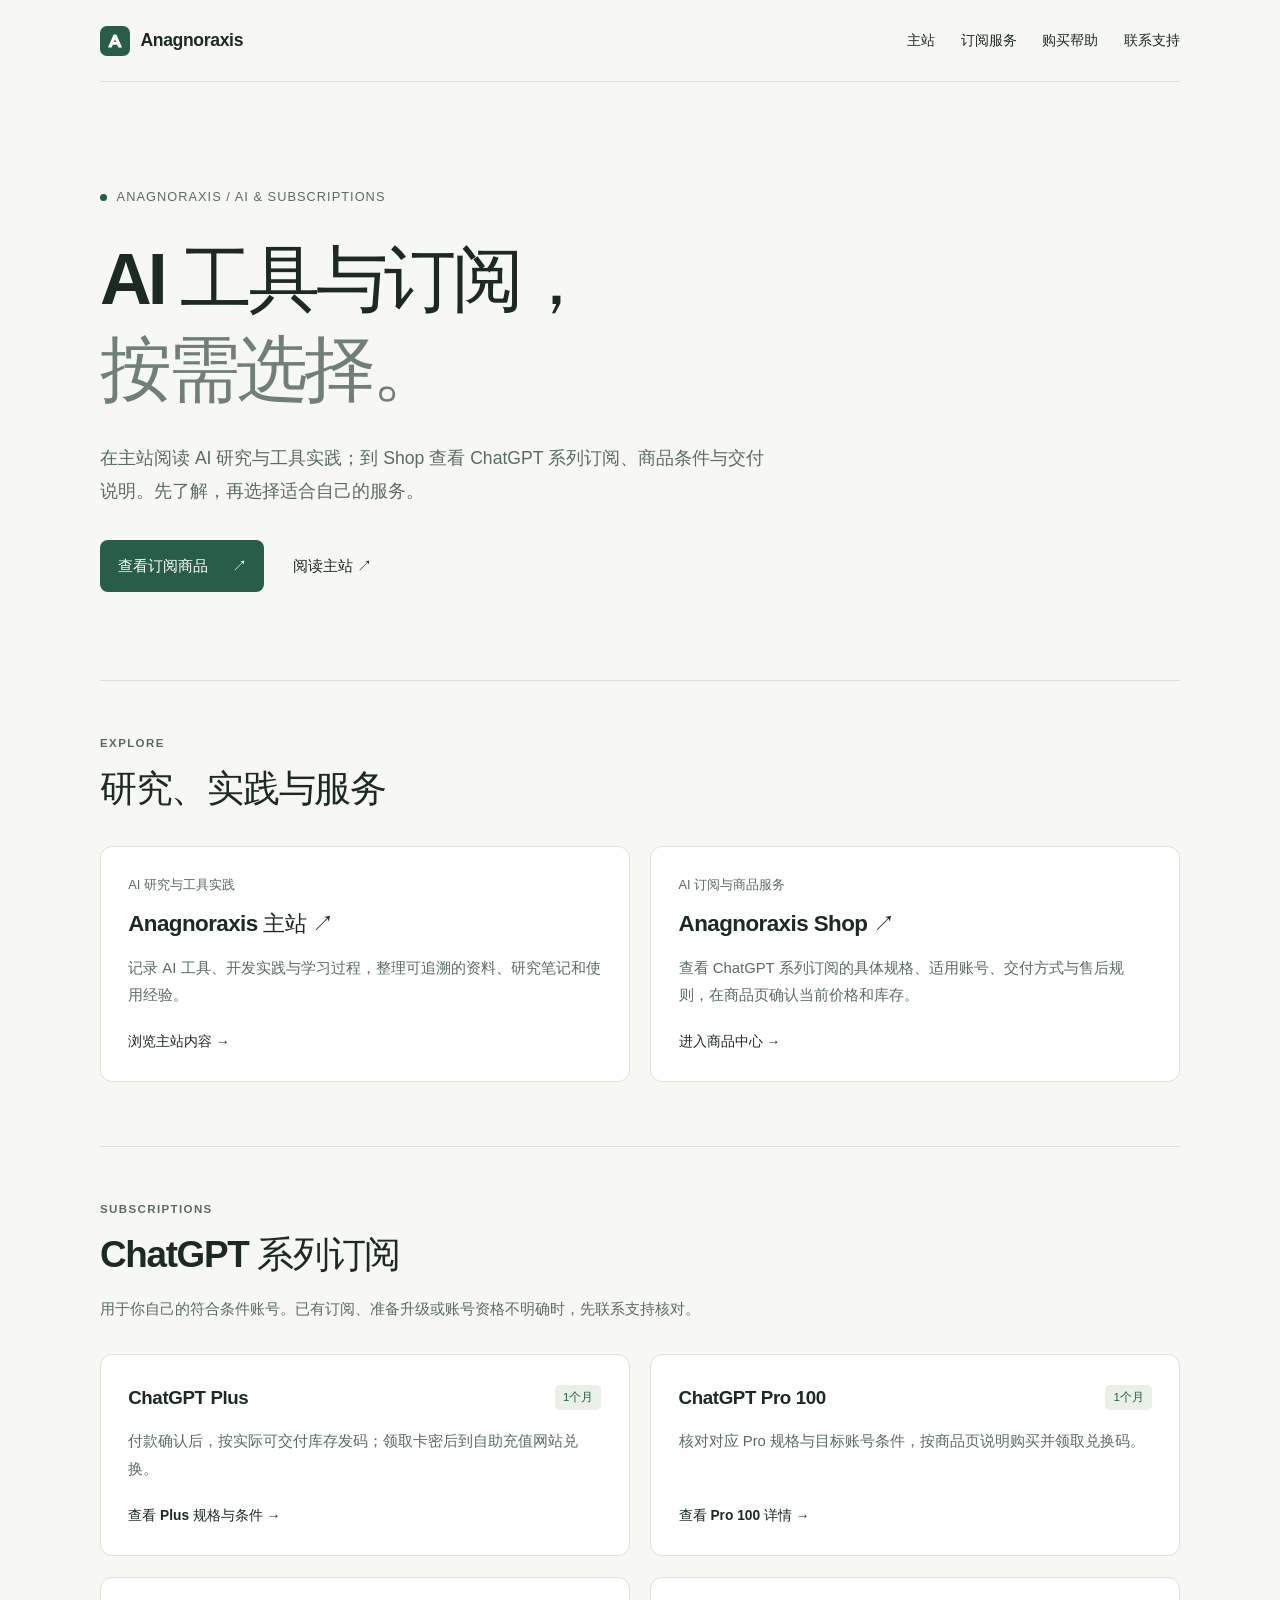
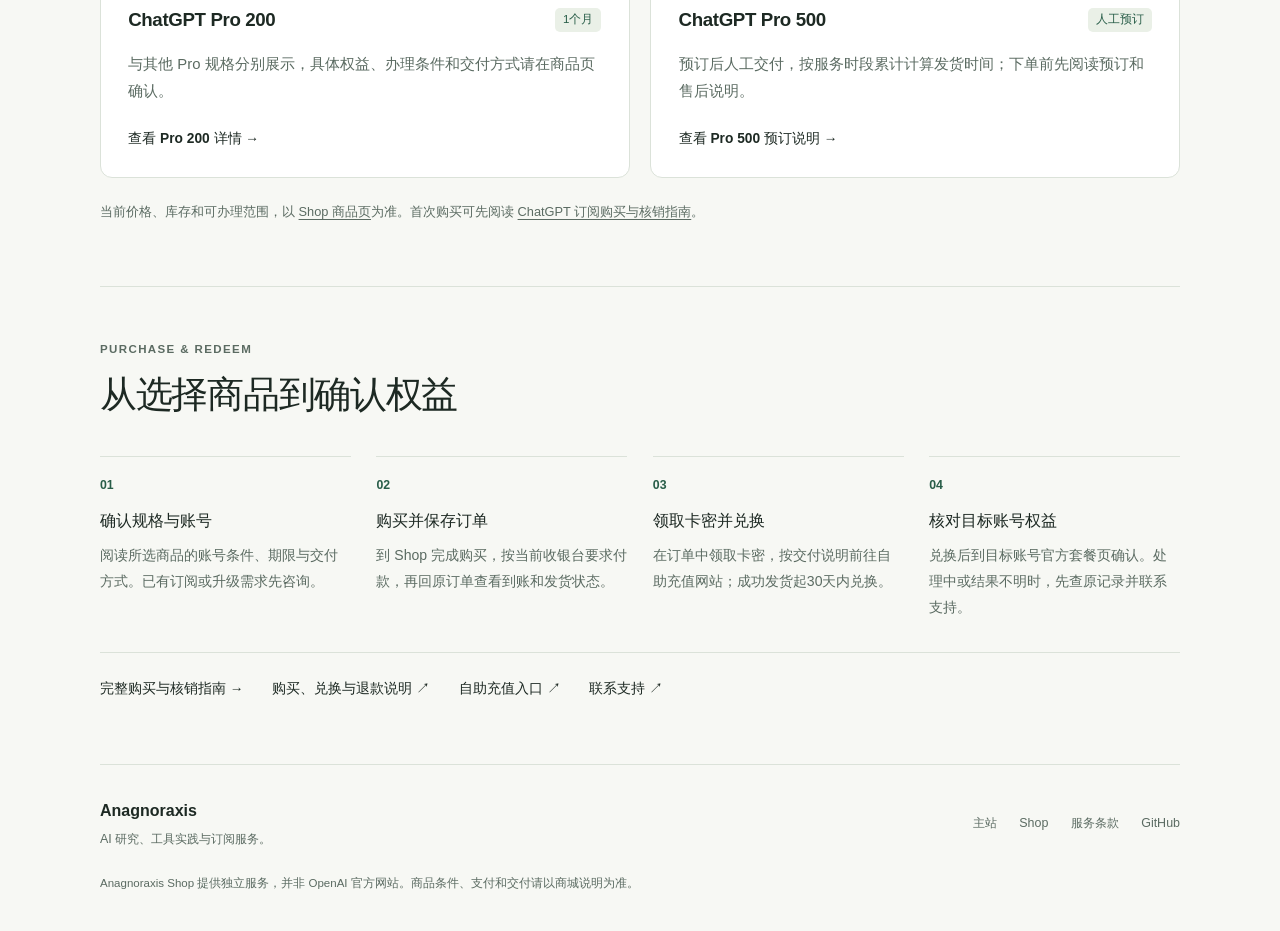
<file: index.html>
<!doctype html>
<html lang="zh-CN">
<head>
  <meta charset="utf-8">
  <meta name="viewport" content="width=device-width, initial-scale=1">
  <meta name="color-scheme" content="light">
  <title>Anagnoraxis · AI 工具、研究与订阅服务</title>
  <meta name="description" content="Anagnoraxis 的 AI 研究、工具实践与订阅服务入口。阅读主站研究笔记，查看 Shop 的 ChatGPT Plus、Pro 系列订阅规格，以及购买、卡密交付和兑换说明。">
  <link rel="canonical" href="https://7yedeng.github.io/">
  <meta name="robots" content="index,follow">
  <meta property="og:type" content="website">
  <meta property="og:locale" content="zh_CN">
  <meta property="og:site_name" content="Anagnoraxis">
  <meta property="og:title" content="Anagnoraxis · AI 工具、研究与订阅服务">
  <meta property="og:description" content="AI 研究与工具实践，ChatGPT 系列订阅与购买帮助。">
  <meta property="og:url" content="https://7yedeng.github.io/">
  <meta property="og:image" content="https://7yedeng.github.io/assets/social.svg">
  <meta name="twitter:card" content="summary">
  <link rel="icon" href="/assets/mark.svg" type="image/svg+xml">
  <link rel="stylesheet" href="/assets/site.css">
  <script type="application/ld+json">{"@context":"https://schema.org","@graph":[{"@type":"Person","@id":"https://7yedeng.github.io/#person","name":"Anagnoraxis","alternateName":"7yedeng","url":"https://7yedeng.github.io/","sameAs":["https://github.com/7yedeng","https://anagnoraxis.com/"]},{"@type":"WebSite","@id":"https://7yedeng.github.io/#website","url":"https://7yedeng.github.io/","name":"Anagnoraxis","inLanguage":"zh-CN","publisher":{"@id":"https://7yedeng.github.io/#person"}},{"@type":"CollectionPage","@id":"https://7yedeng.github.io/#page","url":"https://7yedeng.github.io/","name":"Anagnoraxis · AI 工具、研究与订阅服务","isPartOf":{"@id":"https://7yedeng.github.io/#website"},"about":{"@id":"https://7yedeng.github.io/#person"},"inLanguage":"zh-CN","mainEntity":{"@type":"ItemList","name":"ChatGPT 系列订阅","itemListElement":[{"@type":"ListItem","position":1,"name":"ChatGPT Plus · 1个月","url":"https://shop.anagnoraxis.com/products/chatgpt-plus-month"},{"@type":"ListItem","position":2,"name":"ChatGPT Pro 100 · 1个月","url":"https://shop.anagnoraxis.com/products/chatgpt-pro100-month"},{"@type":"ListItem","position":3,"name":"ChatGPT Pro 200 · 1个月","url":"https://shop.anagnoraxis.com/products/chatgpt-pro200-month"},{"@type":"ListItem","position":4,"name":"ChatGPT Pro 500 · 1个月 · 预订","url":"https://shop.anagnoraxis.com/products/chatgpt-pro500-month"}]}}]}</script>
</head>
<body>
  <a class="skip" href="#main">跳到主要内容</a>
  <header class="site-header shell">
    <a class="brand" href="/" aria-label="Anagnoraxis 首页"><img src="/assets/mark.svg" alt="" width="30" height="30">Anagnoraxis</a>
    <nav aria-label="主导航"><a href="https://anagnoraxis.com/">主站</a><a href="#subscriptions">订阅服务</a><a href="#purchase">购买帮助</a><a href="https://shop.anagnoraxis.com/about">联系支持</a></nav>
  </header>
  <main id="main" class="shell">
    <section class="hero" aria-labelledby="hero-title">
      <p class="eyebrow"><span aria-hidden="true"></span>ANAGNORAXIS / AI &amp; SUBSCRIPTIONS</p>
      <h1 id="hero-title">AI 工具与订阅，<br><span>按需选择。</span></h1>
      <p class="hero-intro">在主站阅读 AI 研究与工具实践；到 Shop 查看 ChatGPT 系列订阅、商品条件与交付说明。先了解，再选择适合自己的服务。</p>
      <div class="hero-actions"><a class="button" href="https://shop.anagnoraxis.com/products">查看订阅商品 <span aria-hidden="true">↗</span></a><a class="text-link" href="https://anagnoraxis.com/">阅读主站 <span aria-hidden="true">↗</span></a></div>
    </section>

    <section class="section" aria-labelledby="explore-title">
      <div class="section-heading"><p class="section-label">EXPLORE</p><h2 id="explore-title">研究、实践与服务</h2></div>
      <div class="entries">
        <article class="entry"><p class="kind">AI 研究与工具实践</p><h3><a href="https://anagnoraxis.com/">Anagnoraxis 主站 <span aria-hidden="true">↗</span></a></h3><p>记录 AI 工具、开发实践与学习过程，整理可追溯的资料、研究笔记和使用经验。</p><a class="detail-link" href="https://anagnoraxis.com/">浏览主站内容 <span aria-hidden="true">→</span></a></article>
        <article class="entry"><p class="kind">AI 订阅与商品服务</p><h3><a href="https://shop.anagnoraxis.com/">Anagnoraxis Shop <span aria-hidden="true">↗</span></a></h3><p>查看 ChatGPT 系列订阅的具体规格、适用账号、交付方式与售后规则，在商品页确认当前价格和库存。</p><a class="detail-link" href="https://shop.anagnoraxis.com/products">进入商品中心 <span aria-hidden="true">→</span></a></article>
      </div>
    </section>

    <section id="subscriptions" class="section" aria-labelledby="subscriptions-title">
      <div class="section-heading"><p class="section-label">SUBSCRIPTIONS</p><h2 id="subscriptions-title">ChatGPT 系列订阅</h2><p>用于你自己的符合条件账号。已有订阅、准备升级或账号资格不明确时，先联系支持核对。</p></div>
      <div class="products">
        <article class="product"><div class="product-heading"><h3><a href="https://shop.anagnoraxis.com/products/chatgpt-plus-month">ChatGPT Plus</a></h3><span class="tag">1个月</span></div><p>付款确认后，按实际可交付库存发码；领取卡密后到自助充值网站兑换。</p><a class="detail-link" href="https://shop.anagnoraxis.com/products/chatgpt-plus-month">查看 Plus 规格与条件 <span aria-hidden="true">→</span></a></article>
        <article class="product"><div class="product-heading"><h3><a href="https://shop.anagnoraxis.com/products/chatgpt-pro100-month">ChatGPT Pro 100</a></h3><span class="tag">1个月</span></div><p>核对对应 Pro 规格与目标账号条件，按商品页说明购买并领取兑换码。</p><a class="detail-link" href="https://shop.anagnoraxis.com/products/chatgpt-pro100-month">查看 Pro 100 详情 <span aria-hidden="true">→</span></a></article>
        <article class="product"><div class="product-heading"><h3><a href="https://shop.anagnoraxis.com/products/chatgpt-pro200-month">ChatGPT Pro 200</a></h3><span class="tag">1个月</span></div><p>与其他 Pro 规格分别展示，具体权益、办理条件和交付方式请在商品页确认。</p><a class="detail-link" href="https://shop.anagnoraxis.com/products/chatgpt-pro200-month">查看 Pro 200 详情 <span aria-hidden="true">→</span></a></article>
        <article class="product"><div class="product-heading"><h3><a href="https://shop.anagnoraxis.com/products/chatgpt-pro500-month">ChatGPT Pro 500</a></h3><span class="tag">人工预订</span></div><p>预订后人工交付，按服务时段累计计算发货时间；下单前先阅读预订和售后说明。</p><a class="detail-link" href="https://shop.anagnoraxis.com/products/chatgpt-pro500-month">查看 Pro 500 预订说明 <span aria-hidden="true">→</span></a></article>
      </div>
      <p class="section-note">当前价格、库存和可办理范围，以 <a href="https://shop.anagnoraxis.com/products">Shop 商品页</a>为准。首次购买可先阅读 <a href="/guides/chatgpt-subscription.html">ChatGPT 订阅购买与核销指南</a>。</p>
    </section>

    <section id="purchase" class="section" aria-labelledby="purchase-title">
      <div class="section-heading"><p class="section-label">PURCHASE &amp; REDEEM</p><h2 id="purchase-title">从选择商品到确认权益</h2></div>
      <ol class="purchase-flow">
        <li><span class="flow-number" aria-hidden="true">01</span><h3>确认规格与账号</h3><p>阅读所选商品的账号条件、期限与交付方式。已有订阅或升级需求先咨询。</p></li>
        <li><span class="flow-number" aria-hidden="true">02</span><h3>购买并保存订单</h3><p>到 Shop 完成购买，按当前收银台要求付款，再回原订单查看到账和发货状态。</p></li>
        <li><span class="flow-number" aria-hidden="true">03</span><h3>领取卡密并兑换</h3><p>在订单中领取卡密，按交付说明前往自助充值网站；成功发货起30天内兑换。</p></li>
        <li><span class="flow-number" aria-hidden="true">04</span><h3>核对目标账号权益</h3><p>兑换后到目标账号官方套餐页确认。处理中或结果不明时，先查原记录并联系支持。</p></li>
      </ol>
      <div class="help-links"><a href="/guides/chatgpt-subscription.html">完整购买与核销指南 <span aria-hidden="true">→</span></a><a href="https://shop.anagnoraxis.com/terms">购买、兑换与退款说明 <span aria-hidden="true">↗</span></a><a href="https://qianyeit.com/#redeem">自助充值入口 <span aria-hidden="true">↗</span></a><a href="https://shop.anagnoraxis.com/about">联系支持 <span aria-hidden="true">↗</span></a></div>
    </section>
  </main>
  <footer class="site-footer shell"><div><p class="footer-brand">Anagnoraxis</p><p>AI 研究、工具实践与订阅服务。</p></div><nav aria-label="页脚导航"><a href="https://anagnoraxis.com/">主站</a><a href="https://shop.anagnoraxis.com/">Shop</a><a href="https://shop.anagnoraxis.com/terms">服务条款</a><a href="https://github.com/7yedeng">GitHub</a></nav><p class="disclosure">Anagnoraxis Shop 提供独立服务，并非 OpenAI 官方网站。商品条件、支付和交付请以商城说明为准。</p></footer>
</body>
</html>
</file>
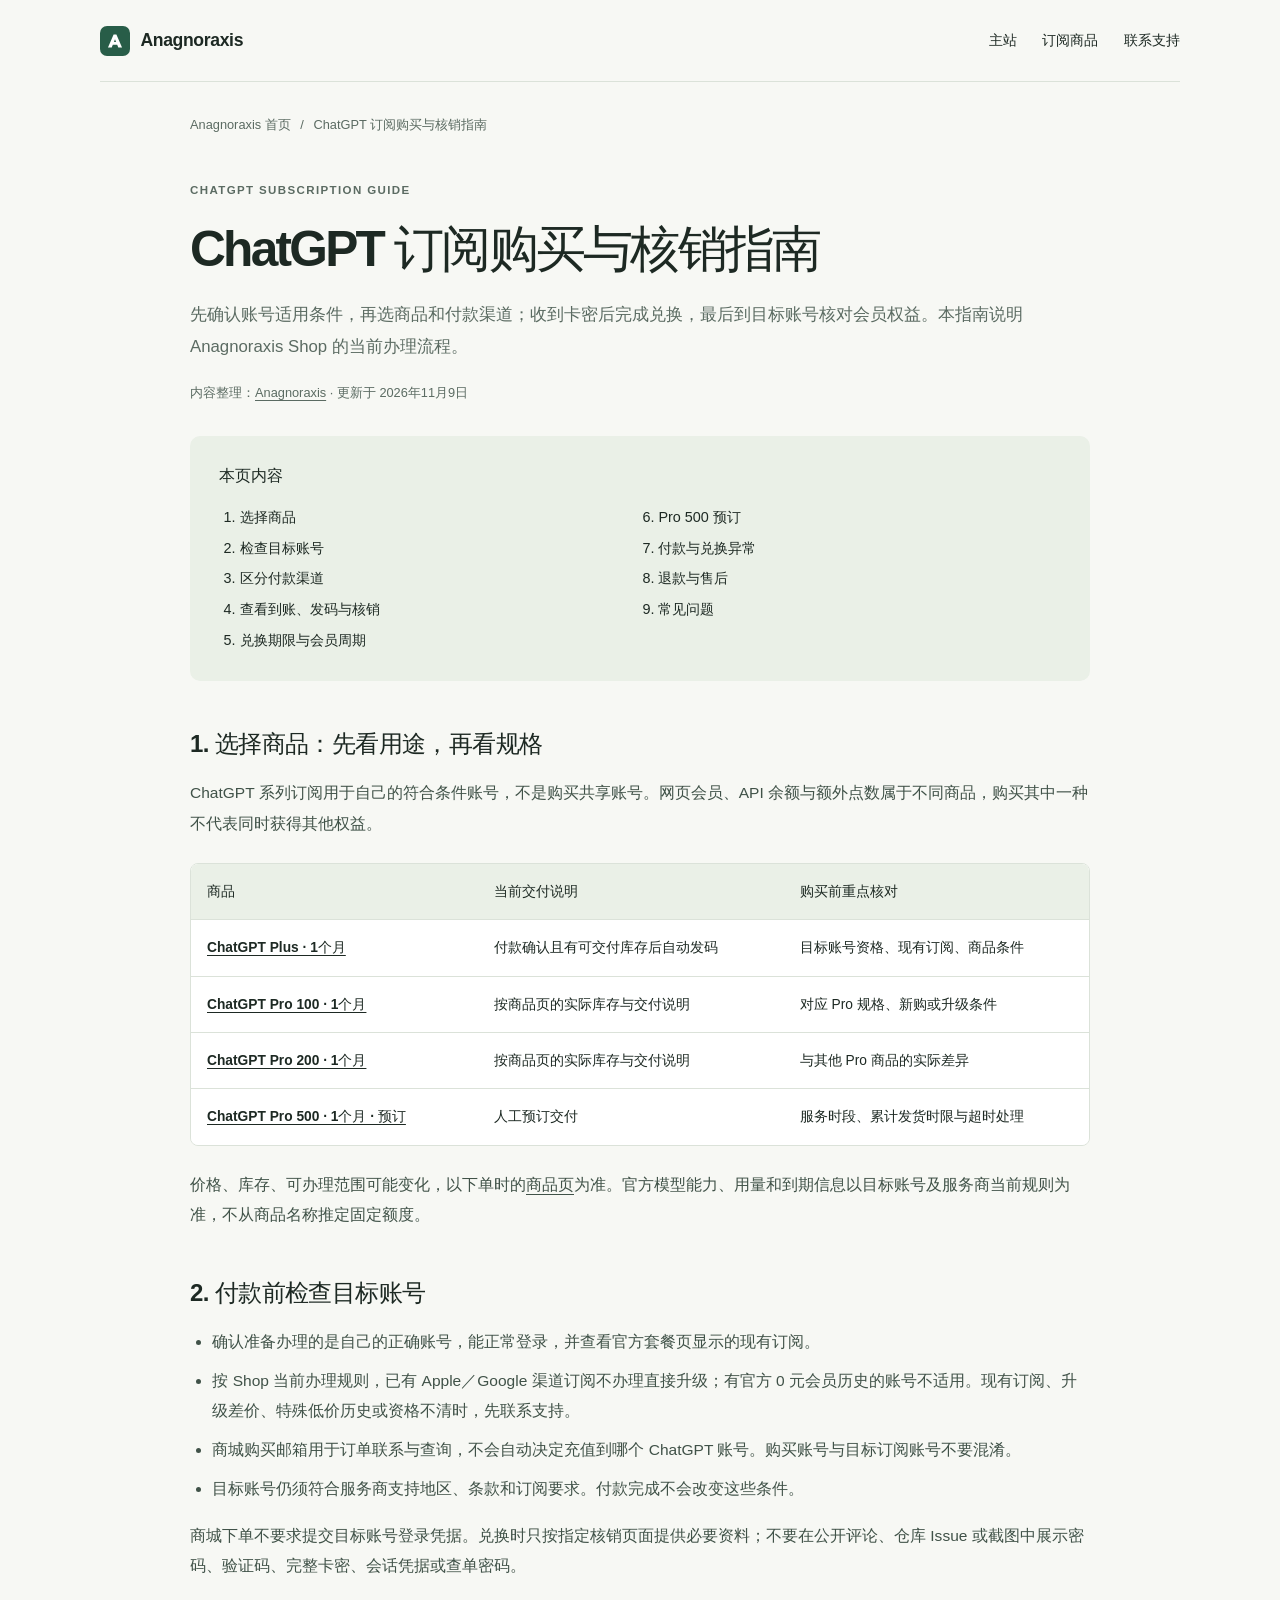
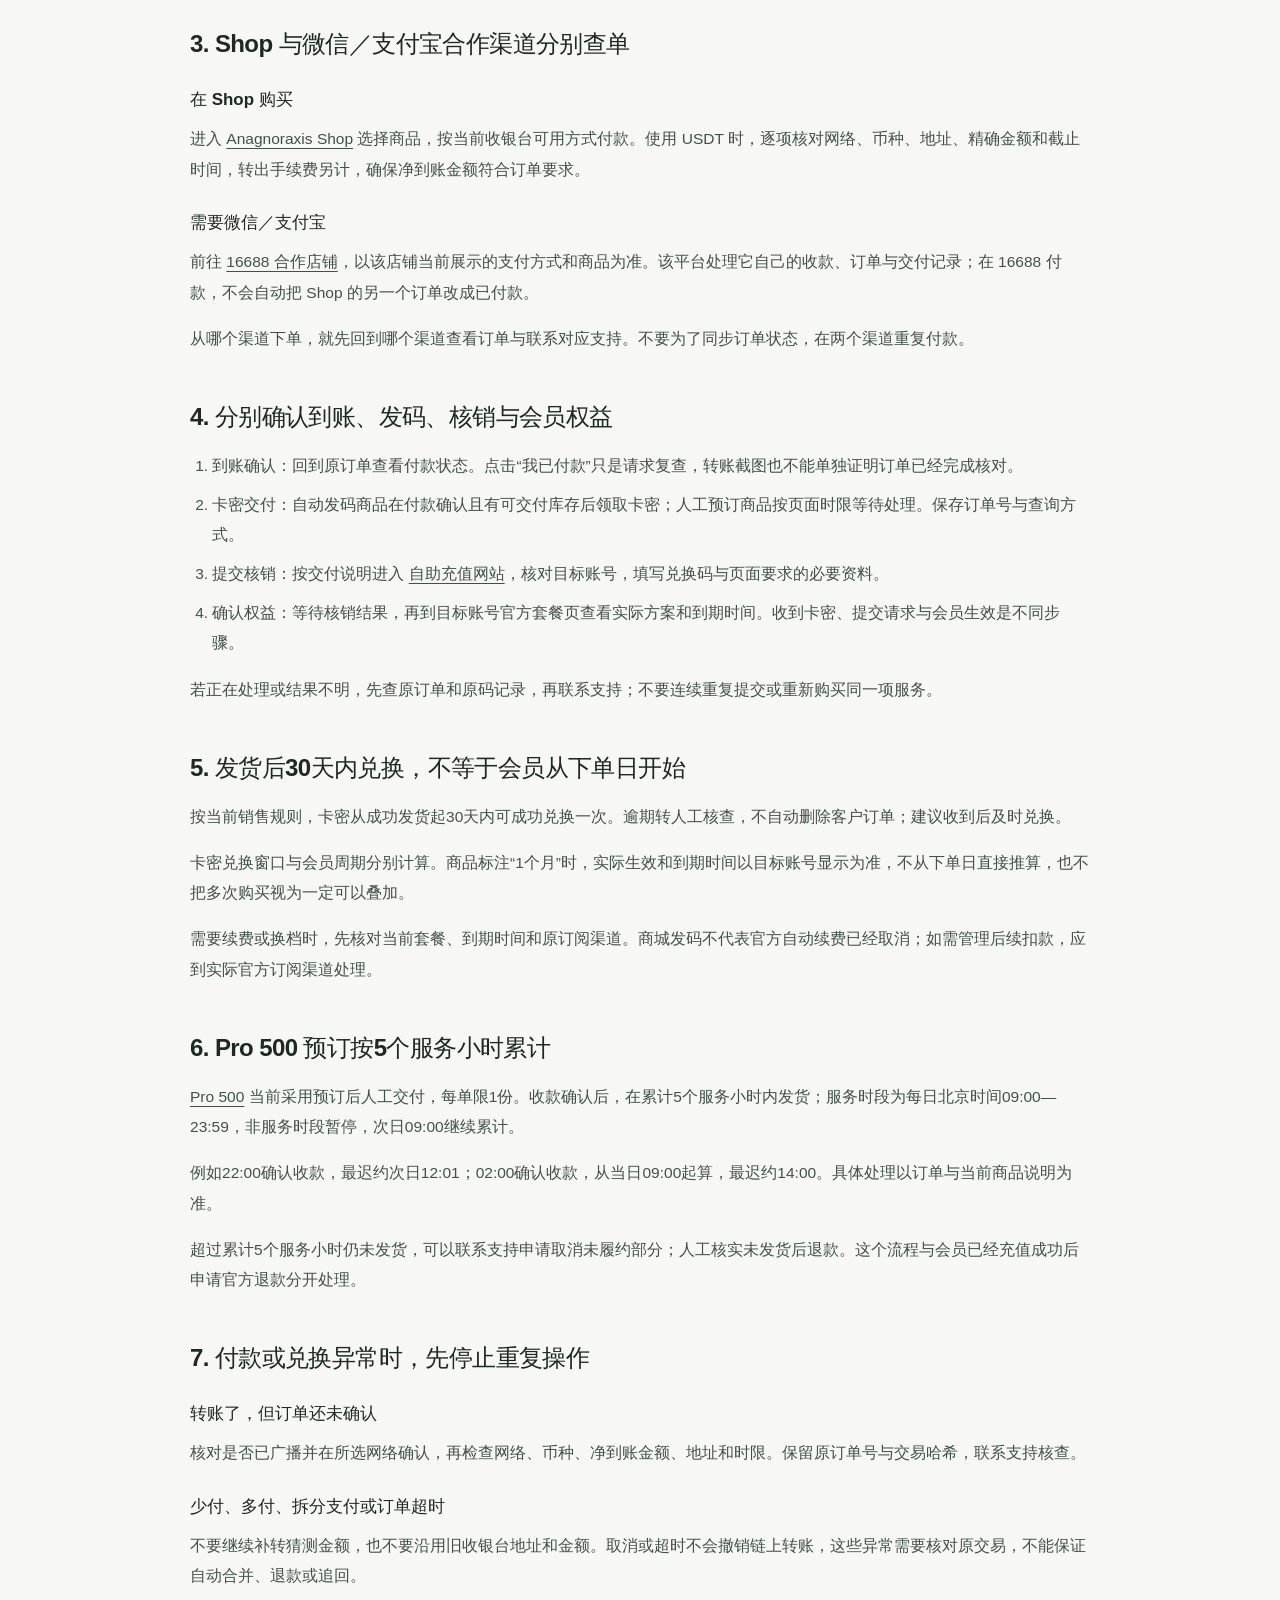
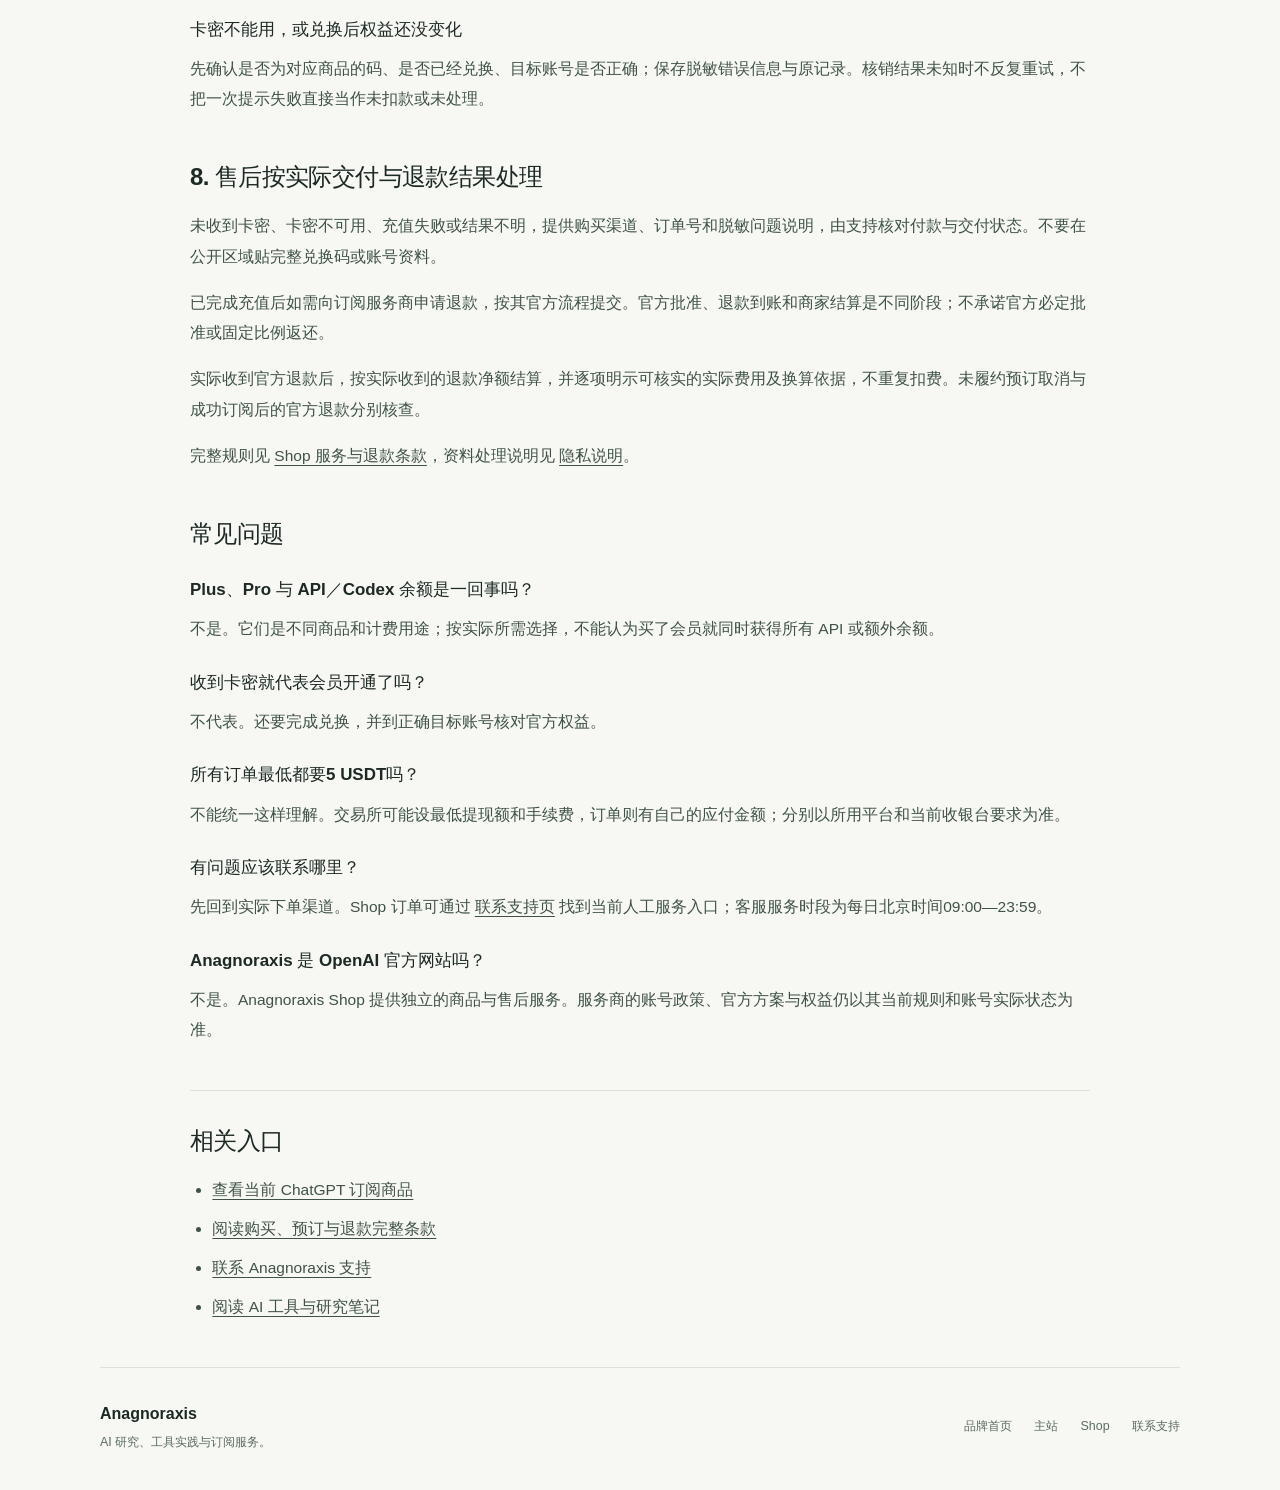
<file: guides/chatgpt-subscription.html>
<!doctype html>
<html lang="zh-CN">
<head>
  <meta charset="utf-8">
  <meta name="viewport" content="width=device-width, initial-scale=1">
  <meta name="color-scheme" content="light">
  <title>ChatGPT 订阅购买与核销指南 · Anagnoraxis</title>
  <meta name="description" content="购买 Anagnoraxis Shop 的 ChatGPT Plus、Pro 订阅前，核对账号与套餐；了解 USDT、微信支付宝合作渠道、卡密领取、30天兑换期限、Pro 500预订及退款处理。">
  <link rel="canonical" href="https://7yedeng.github.io/guides/chatgpt-subscription.html">
  <meta name="robots" content="index,follow">
  <meta property="og:type" content="article">
  <meta property="og:locale" content="zh_CN">
  <meta property="og:site_name" content="Anagnoraxis">
  <meta property="og:title" content="ChatGPT 订阅购买与核销指南 · Anagnoraxis">
  <meta property="og:description" content="从账号和方案选择，到付款、领码、核销及售后，按当前服务规则逐项说明。">
  <meta property="og:url" content="https://7yedeng.github.io/guides/chatgpt-subscription.html">
  <meta property="og:image" content="https://7yedeng.github.io/assets/social.svg">
  <meta name="twitter:card" content="summary">
  <link rel="icon" href="/assets/mark.svg" type="image/svg+xml">
  <link rel="stylesheet" href="/assets/site.css">
  <script type="application/ld+json">{"@context":"https://schema.org","@graph":[{"@type":"Article","@id":"https://7yedeng.github.io/guides/chatgpt-subscription.html#article","headline":"ChatGPT 订阅购买与核销指南","description":"Anagnoraxis Shop 的账号检查、商品选择、付款渠道、卡密兑换与售后说明。","mainEntityOfPage":"https://7yedeng.github.io/guides/chatgpt-subscription.html","author":{"@type":"Organization","name":"Anagnoraxis","url":"https://anagnoraxis.com/"},"publisher":{"@type":"Organization","name":"Anagnoraxis","url":"https://anagnoraxis.com/"},"datePublished":"2026-11-09","dateModified":"2026-11-09","inLanguage":"zh-CN"},{"@type":"BreadcrumbList","@id":"https://7yedeng.github.io/guides/chatgpt-subscription.html#breadcrumb","itemListElement":[{"@type":"ListItem","position":1,"name":"Anagnoraxis 首页","item":"https://7yedeng.github.io/"},{"@type":"ListItem","position":2,"name":"ChatGPT 订阅购买与核销指南","item":"https://7yedeng.github.io/guides/chatgpt-subscription.html"}]}]}</script>
</head>
<body>
  <a class="skip" href="#main">跳到主要内容</a>
  <header class="site-header shell"><a class="brand" href="/" aria-label="Anagnoraxis 首页"><img src="/assets/mark.svg" alt="" width="30" height="30">Anagnoraxis</a><nav aria-label="主导航"><a href="https://anagnoraxis.com/">主站</a><a href="https://shop.anagnoraxis.com/products">订阅商品</a><a href="https://shop.anagnoraxis.com/about">联系支持</a></nav></header>
  <main id="main" class="shell guide-shell">
    <nav class="breadcrumb" aria-label="面包屑"><a href="/">Anagnoraxis 首页</a><span aria-hidden="true">/</span><span>ChatGPT 订阅购买与核销指南</span></nav>
    <article class="guide">
      <header class="guide-header"><p class="section-label">CHATGPT SUBSCRIPTION GUIDE</p><h1>ChatGPT 订阅购买与核销指南</h1><p class="guide-lead">先确认账号适用条件，再选商品和付款渠道；收到卡密后完成兑换，最后到目标账号核对会员权益。本指南说明 Anagnoraxis Shop 的当前办理流程。</p><p class="article-meta">内容整理：<a href="https://anagnoraxis.com/">Anagnoraxis</a> · 更新于 <time datetime="2026-11-09">2026年11月9日</time></p></header>
      <nav class="guide-toc" aria-label="本页目录"><h2>本页内容</h2><ol><li><a href="#plans">选择商品</a></li><li><a href="#account">检查目标账号</a></li><li><a href="#channels">区分付款渠道</a></li><li><a href="#delivery">查看到账、发码与核销</a></li><li><a href="#validity">兑换期限与会员周期</a></li><li><a href="#preorder">Pro 500 预订</a></li><li><a href="#issues">付款与兑换异常</a></li><li><a href="#refunds">退款与售后</a></li><li><a href="#questions">常见问题</a></li></ol></nav>

      <section id="plans"><h2>1. 选择商品：先看用途，再看规格</h2><p>ChatGPT 系列订阅用于自己的符合条件账号，不是购买共享账号。网页会员、API 余额与额外点数属于不同商品，购买其中一种不代表同时获得其他权益。</p><div class="table-wrap" role="region" aria-label="订阅商品选择表" tabindex="0"><table><thead><tr><th scope="col">商品</th><th scope="col">当前交付说明</th><th scope="col">购买前重点核对</th></tr></thead><tbody><tr><th scope="row"><a href="https://shop.anagnoraxis.com/products/chatgpt-plus-month">ChatGPT Plus · 1个月</a></th><td>付款确认且有可交付库存后自动发码</td><td>目标账号资格、现有订阅、商品条件</td></tr><tr><th scope="row"><a href="https://shop.anagnoraxis.com/products/chatgpt-pro100-month">ChatGPT Pro 100 · 1个月</a></th><td>按商品页的实际库存与交付说明</td><td>对应 Pro 规格、新购或升级条件</td></tr><tr><th scope="row"><a href="https://shop.anagnoraxis.com/products/chatgpt-pro200-month">ChatGPT Pro 200 · 1个月</a></th><td>按商品页的实际库存与交付说明</td><td>与其他 Pro 商品的实际差异</td></tr><tr><th scope="row"><a href="https://shop.anagnoraxis.com/products/chatgpt-pro500-month">ChatGPT Pro 500 · 1个月 · 预订</a></th><td>人工预订交付</td><td>服务时段、累计发货时限与超时处理</td></tr></tbody></table></div><p>价格、库存、可办理范围可能变化，以下单时的<a href="https://shop.anagnoraxis.com/products">商品页</a>为准。官方模型能力、用量和到期信息以目标账号及服务商当前规则为准，不从商品名称推定固定额度。</p></section>

      <section id="account"><h2>2. 付款前检查目标账号</h2><ul><li>确认准备办理的是自己的正确账号，能正常登录，并查看官方套餐页显示的现有订阅。</li><li>按 Shop 当前办理规则，已有 Apple／Google 渠道订阅不办理直接升级；有官方 0 元会员历史的账号不适用。现有订阅、升级差价、特殊低价历史或资格不清时，先联系支持。</li><li>商城购买邮箱用于订单联系与查询，不会自动决定充值到哪个 ChatGPT 账号。购买账号与目标订阅账号不要混淆。</li><li>目标账号仍须符合服务商支持地区、条款和订阅要求。付款完成不会改变这些条件。</li></ul><p>商城下单不要求提交目标账号登录凭据。兑换时只按指定核销页面提供必要资料；不要在公开评论、仓库 Issue 或截图中展示密码、验证码、完整卡密、会话凭据或查单密码。</p></section>

      <section id="channels"><h2>3. Shop 与微信／支付宝合作渠道分别查单</h2><h3>在 Shop 购买</h3><p>进入 <a href="https://shop.anagnoraxis.com/">Anagnoraxis Shop</a> 选择商品，按当前收银台可用方式付款。使用 USDT 时，逐项核对网络、币种、地址、精确金额和截止时间，转出手续费另计，确保净到账金额符合订单要求。</p><h3>需要微信／支付宝</h3><p>前往 <a href="https://www.16688.com.cn/shop/ANAGNORAXIS">16688 合作店铺</a>，以该店铺当前展示的支付方式和商品为准。该平台处理它自己的收款、订单与交付记录；在 16688 付款，不会自动把 Shop 的另一个订单改成已付款。</p><p>从哪个渠道下单，就先回到哪个渠道查看订单与联系对应支持。不要为了同步订单状态，在两个渠道重复付款。</p></section>

      <section id="delivery"><h2>4. 分别确认到账、发码、核销与会员权益</h2><ol><li><strong>到账确认：</strong>回到原订单查看付款状态。点击“我已付款”只是请求复查，转账截图也不能单独证明订单已经完成核对。</li><li><strong>卡密交付：</strong>自动发码商品在付款确认且有可交付库存后领取卡密；人工预订商品按页面时限等待处理。保存订单号与查询方式。</li><li><strong>提交核销：</strong>按交付说明进入 <a href="https://qianyeit.com/#redeem">自助充值网站</a>，核对目标账号，填写兑换码与页面要求的必要资料。</li><li><strong>确认权益：</strong>等待核销结果，再到目标账号官方套餐页查看实际方案和到期时间。收到卡密、提交请求与会员生效是不同步骤。</li></ol><p>若正在处理或结果不明，先查原订单和原码记录，再联系支持；不要连续重复提交或重新购买同一项服务。</p></section>

      <section id="validity"><h2>5. 发货后30天内兑换，不等于会员从下单日开始</h2><p>按当前销售规则，卡密从成功发货起30天内可成功兑换一次。逾期转人工核查，不自动删除客户订单；建议收到后及时兑换。</p><p>卡密兑换窗口与会员周期分别计算。商品标注“1个月”时，实际生效和到期时间以目标账号显示为准，不从下单日直接推算，也不把多次购买视为一定可以叠加。</p><p>需要续费或换档时，先核对当前套餐、到期时间和原订阅渠道。商城发码不代表官方自动续费已经取消；如需管理后续扣款，应到实际官方订阅渠道处理。</p></section>

      <section id="preorder"><h2>6. Pro 500 预订按5个服务小时累计</h2><p><a href="https://shop.anagnoraxis.com/products/chatgpt-pro500-month">Pro 500</a> 当前采用预订后人工交付，每单限1份。收款确认后，在累计5个服务小时内发货；服务时段为每日北京时间09:00—23:59，非服务时段暂停，次日09:00继续累计。</p><p>例如22:00确认收款，最迟约次日12:01；02:00确认收款，从当日09:00起算，最迟约14:00。具体处理以订单与当前商品说明为准。</p><p>超过累计5个服务小时仍未发货，可以联系支持申请取消未履约部分；人工核实未发货后退款。这个流程与会员已经充值成功后申请官方退款分开处理。</p></section>

      <section id="issues"><h2>7. 付款或兑换异常时，先停止重复操作</h2><h3>转账了，但订单还未确认</h3><p>核对是否已广播并在所选网络确认，再检查网络、币种、净到账金额、地址和时限。保留原订单号与交易哈希，联系支持核查。</p><h3>少付、多付、拆分支付或订单超时</h3><p>不要继续补转猜测金额，也不要沿用旧收银台地址和金额。取消或超时不会撤销链上转账，这些异常需要核对原交易，不能保证自动合并、退款或追回。</p><h3>卡密不能用，或兑换后权益还没变化</h3><p>先确认是否为对应商品的码、是否已经兑换、目标账号是否正确；保存脱敏错误信息与原记录。核销结果未知时不反复重试，不把一次提示失败直接当作未扣款或未处理。</p></section>

      <section id="refunds"><h2>8. 售后按实际交付与退款结果处理</h2><p>未收到卡密、卡密不可用、充值失败或结果不明，提供购买渠道、订单号和脱敏问题说明，由支持核对付款与交付状态。不要在公开区域贴完整兑换码或账号资料。</p><p>已完成充值后如需向订阅服务商申请退款，按其官方流程提交。官方批准、退款到账和商家结算是不同阶段；不承诺官方必定批准或固定比例返还。</p><p>实际收到官方退款后，按实际收到的退款净额结算，并逐项明示可核实的实际费用及换算依据，不重复扣费。未履约预订取消与成功订阅后的官方退款分别核查。</p><p>完整规则见 <a href="https://shop.anagnoraxis.com/terms">Shop 服务与退款条款</a>，资料处理说明见 <a href="https://shop.anagnoraxis.com/privacy">隐私说明</a>。</p></section>

      <section id="questions"><h2>常见问题</h2><h3>Plus、Pro 与 API／Codex 余额是一回事吗？</h3><p>不是。它们是不同商品和计费用途；按实际所需选择，不能认为买了会员就同时获得所有 API 或额外余额。</p><h3>收到卡密就代表会员开通了吗？</h3><p>不代表。还要完成兑换，并到正确目标账号核对官方权益。</p><h3>所有订单最低都要5 USDT吗？</h3><p>不能统一这样理解。交易所可能设最低提现额和手续费，订单则有自己的应付金额；分别以所用平台和当前收银台要求为准。</p><h3>有问题应该联系哪里？</h3><p>先回到实际下单渠道。Shop 订单可通过 <a href="https://shop.anagnoraxis.com/about">联系支持页</a> 找到当前人工服务入口；客服服务时段为每日北京时间09:00—23:59。</p><h3>Anagnoraxis 是 OpenAI 官方网站吗？</h3><p>不是。Anagnoraxis Shop 提供独立的商品与售后服务。服务商的账号政策、官方方案与权益仍以其当前规则和账号实际状态为准。</p></section>

      <section class="guide-next"><h2>相关入口</h2><ul><li><a href="https://shop.anagnoraxis.com/products">查看当前 ChatGPT 订阅商品</a></li><li><a href="https://shop.anagnoraxis.com/terms">阅读购买、预订与退款完整条款</a></li><li><a href="https://shop.anagnoraxis.com/about">联系 Anagnoraxis 支持</a></li><li><a href="https://anagnoraxis.com/">阅读 AI 工具与研究笔记</a></li></ul></section>
    </article>
  </main>
  <footer class="site-footer shell"><div><p class="footer-brand">Anagnoraxis</p><p>AI 研究、工具实践与订阅服务。</p></div><nav aria-label="页脚导航"><a href="/">品牌首页</a><a href="https://anagnoraxis.com/">主站</a><a href="https://shop.anagnoraxis.com/">Shop</a><a href="https://shop.anagnoraxis.com/about">联系支持</a></nav></footer>
</body>
</html>
</file>
<file: assets/site.css>
@charset "UTF-8";
:root{--paper:#f7f8f4;--ink:#1d2923;--muted:#5b6b62;--line:#dbe2d9;--accent:#285d48;--white:#fff;--soft:#eaf0e7;font-family:Inter,"Segoe UI","PingFang SC","Microsoft YaHei",sans-serif;color:var(--ink);background:var(--paper);font-synthesis:none;line-height:1.7}
*{box-sizing:border-box}html{scroll-behavior:smooth;scroll-padding-top:2rem}body{margin:0}a{color:inherit;text-decoration-thickness:1px;text-underline-offset:.23em}a:hover{color:var(--accent)}a:focus-visible{outline:3px solid var(--accent);outline-offset:5px;border-radius:3px}img{max-width:100%;height:auto}.shell{width:min(100% - 3rem,1080px);margin-inline:auto}.skip{position:absolute;left:1.5rem;top:-6rem;z-index:5;padding:.7rem 1rem;background:var(--ink);color:var(--white)}.skip:focus{top:1rem}.site-header{display:flex;justify-content:space-between;align-items:center;gap:1.5rem;padding-block:1.6rem;border-bottom:1px solid var(--line)}.brand{display:flex;align-items:center;gap:.65rem;text-decoration:none;font-size:1.1rem;font-weight:720;letter-spacing:-.02em}.site-header nav{display:flex;flex-wrap:wrap;justify-content:flex-end;gap:1.6rem;font-size:.9rem}.site-header nav a{text-decoration:none}.hero{padding-block:6.5rem 5.5rem}.eyebrow,.section-label,.kind,.section-note{color:var(--muted);font-size:.8rem}.eyebrow{display:flex;align-items:center;gap:.6rem;letter-spacing:.08em}.eyebrow span{width:7px;height:7px;border-radius:50%;background:var(--accent)}h1,h2,h3,p{margin:0}h1{font-size:clamp(2.45rem,5.6vw,4.5rem);font-weight:750;line-height:1.25;letter-spacing:-.055em;margin-block:1.7rem}h1 span{color:#718076}.hero-intro{max-width:680px;font-size:1.1rem;color:var(--muted);line-height:1.9}.hero-actions{display:flex;align-items:center;flex-wrap:wrap;gap:1.8rem;margin-top:2rem}.button{display:inline-flex;gap:1.5rem;align-items:center;padding:.8rem 1.1rem;color:var(--white);background:var(--accent);border-radius:8px;text-decoration:none;font-size:.95rem;font-weight:600}.button:hover{background:#1d4635;color:var(--white)}.text-link{font-size:.95rem;text-decoration:none}.section{padding-block:3.3rem 4rem;border-top:1px solid var(--line)}.section-label{font-size:.72rem;letter-spacing:.12em;font-weight:650}.section-heading h2{font-size:clamp(1.7rem,3vw,2.3rem);font-weight:700;letter-spacing:-.035em;line-height:1.4;margin-top:.6rem}.section-heading>p:last-child:not(.section-label){max-width:680px;color:var(--muted);font-size:.95rem;margin-top:1rem}.entries,.products{display:grid;grid-template-columns:repeat(2,minmax(0,1fr));gap:1.3rem;margin-top:2rem}.entry,.product{border:1px solid var(--line);border-radius:12px;background:var(--white);padding:1.7rem;display:flex;flex-direction:column;align-items:flex-start}.entry h3{font-size:1.4rem;margin-block:.65rem .9rem;line-height:1.5;letter-spacing:-.025em}.entry h3 a,.product h3 a{text-decoration:none}.entry>p:not(.kind),.product>p{font-size:.93rem;color:var(--muted);line-height:1.85;flex:1}.detail-link{font-size:.86rem;font-weight:600;margin-top:1.3rem;text-decoration:none}.product-heading{display:flex;flex-wrap:wrap;justify-content:space-between;align-items:center;gap:.6rem 1rem;width:100%;margin-bottom:1rem}.product h3{font-size:1.17rem;line-height:1.6;letter-spacing:-.02em}.tag{background:var(--soft);border-radius:5px;padding:.14rem .5rem;color:var(--accent);font-size:.72rem;white-space:nowrap}.section-note{margin-top:1.4rem}.purchase-flow{display:grid;grid-template-columns:repeat(4,minmax(0,1fr));gap:1.6rem;list-style:none;padding:0;margin:2.2rem 0 0}.purchase-flow li{border-top:1px solid var(--line);padding-top:1.1rem}.flow-number{display:block;color:var(--accent);font-size:.77rem;font-weight:600;margin-bottom:.7rem}.purchase-flow h3{font-size:1rem;line-height:1.7}.purchase-flow p{font-size:.88rem;color:var(--muted);line-height:1.85;margin-top:.5rem}.help-links{display:flex;flex-wrap:wrap;gap:.8rem 1.8rem;margin-top:2rem;padding-top:1.5rem;border-top:1px solid var(--line);font-size:.85rem}.help-links a{text-decoration:none}.site-footer{display:flex;align-items:center;flex-wrap:wrap;justify-content:space-between;gap:1.5rem;border-top:1px solid var(--line);padding-block:2rem 2.3rem;color:var(--muted);font-size:.78rem}.footer-brand{font-weight:700;font-size:1rem;color:var(--ink);margin-bottom:.3rem}.site-footer nav{display:flex;flex-wrap:wrap;gap:.7rem 1.4rem}.site-footer nav a{text-decoration:none}.disclosure{flex-basis:100%;font-size:.72rem}.error-page{min-height:70vh;display:grid;align-content:center;gap:1.2rem}.error-page h1{font-size:3rem;margin:0}.error-page p{color:var(--muted);max-width:40rem}.error-page .button{justify-self:start}
@media(max-width:760px){.shell{width:calc(100% - 2rem)}.site-header{align-items:flex-start;padding-block:1.2rem}.site-header nav{gap:.7rem 1rem;font-size:.8rem}.brand{font-size:.95rem;white-space:nowrap}.brand img{width:25px;height:25px}.hero{padding-block:4.2rem 3.8rem}.hero-intro{font-size:1rem}.entries,.products{grid-template-columns:1fr}.entry,.product{padding:1.5rem}.purchase-flow{grid-template-columns:repeat(2,minmax(0,1fr))}.section{padding-block:2.7rem 3rem}.site-footer{align-items:flex-start}.hero-actions{gap:1.3rem}}
@media(max-width:390px){.site-header{flex-direction:column;gap:.9rem}.site-header nav{justify-content:flex-start}.hero{padding-top:3rem}.hero-actions{align-items:flex-start;flex-direction:column}.purchase-flow{grid-template-columns:1fr}h1{font-size:2.35rem}}
@media(prefers-reduced-motion:reduce){html{scroll-behavior:auto}}
.guide-shell{max-width:900px}.breadcrumb{display:flex;flex-wrap:wrap;gap:.6rem;color:var(--muted);font-size:.8rem;margin-top:2rem}.breadcrumb a{text-decoration:none}.guide-header{padding-block:2.8rem 2rem}.guide-header h1{font-size:clamp(2rem,4.4vw,3.1rem);line-height:1.35;margin-block:1rem}.guide-lead{color:var(--muted);font-size:1.05rem;line-height:1.9}.article-meta{font-size:.8rem;color:var(--muted);margin-top:1.2rem}.guide-toc{padding:1.6rem 1.8rem;background:var(--soft);border-radius:10px;margin-bottom:2.8rem}.guide-toc h2{font-size:1rem}.guide-toc ol{columns:2;padding-left:1.3rem;margin:.8rem 0 0}.guide-toc li{font-size:.9rem;padding-block:.2rem;break-inside:avoid}.guide-toc a{text-decoration:none}.guide section{margin-block:2.8rem;scroll-margin-top:1.5rem}.guide section h2{font-size:1.5rem;line-height:1.5;letter-spacing:-.025em;margin-bottom:1rem}.guide section h3{font-size:1.06rem;margin-block:1.5rem .6rem}.guide section p,.guide section li{font-size:.97rem;line-height:1.95;color:#405248}.guide section p+p{margin-top:1rem}.guide section li+li{margin-top:.55rem}.guide section ul,.guide section ol{padding-left:1.4rem}.table-wrap{max-width:100%;overflow-x:auto;margin-block:1.5rem;border:1px solid var(--line);border-radius:8px}.table-wrap:focus-visible{outline:3px solid var(--accent);outline-offset:3px}table{border-collapse:collapse;min-width:580px;width:100%;font-size:.86rem;text-align:left;background:var(--white)}th,td{padding:1rem;vertical-align:top;border-bottom:1px solid var(--line)}thead th{background:var(--soft)}tbody tr:last-child th,tbody tr:last-child td{border-bottom:0}tbody th{width:32%;font-weight:600}.guide-next{padding-top:2rem;border-top:1px solid var(--line)}@media(max-width:600px){.guide-toc ol{columns:1}.guide-header{padding-top:2rem}.guide-header h1{font-size:2rem}.guide-toc{padding:1.3rem}.guide section h2{font-size:1.3rem}}
</file>
